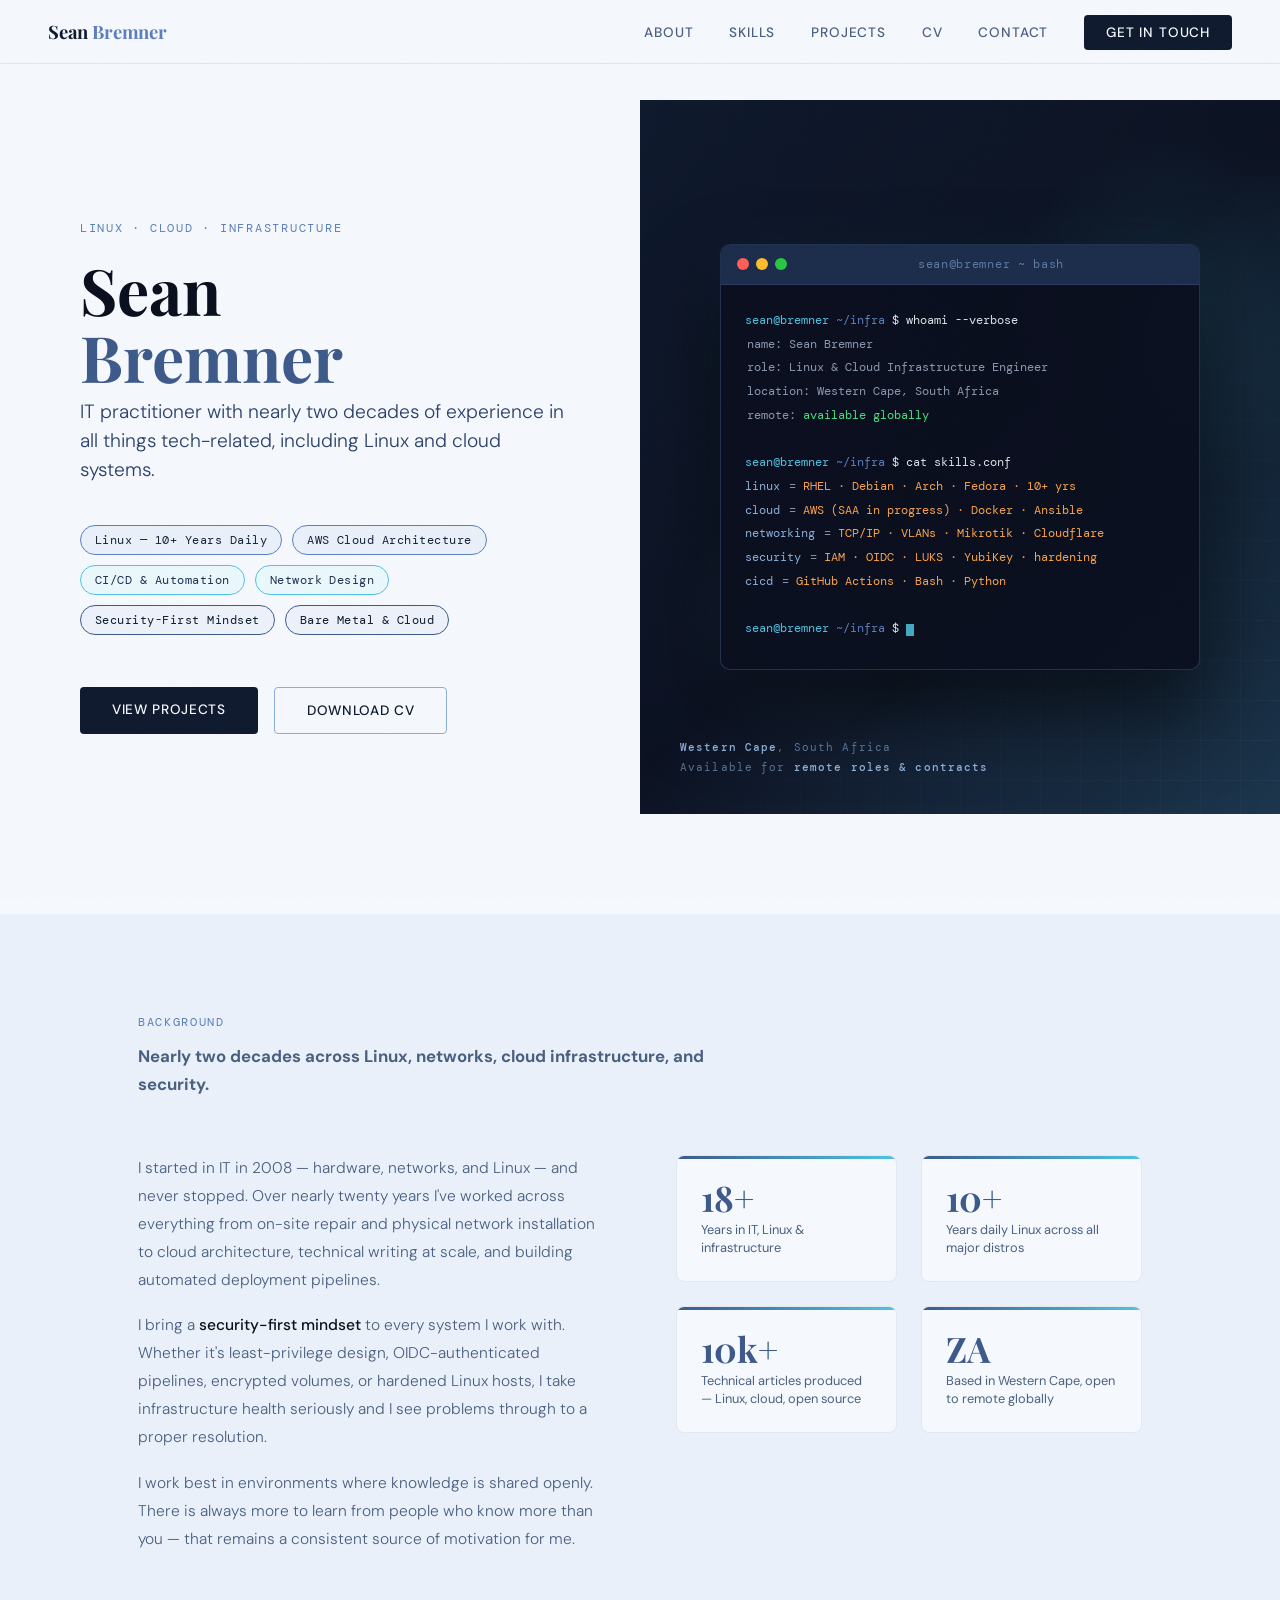
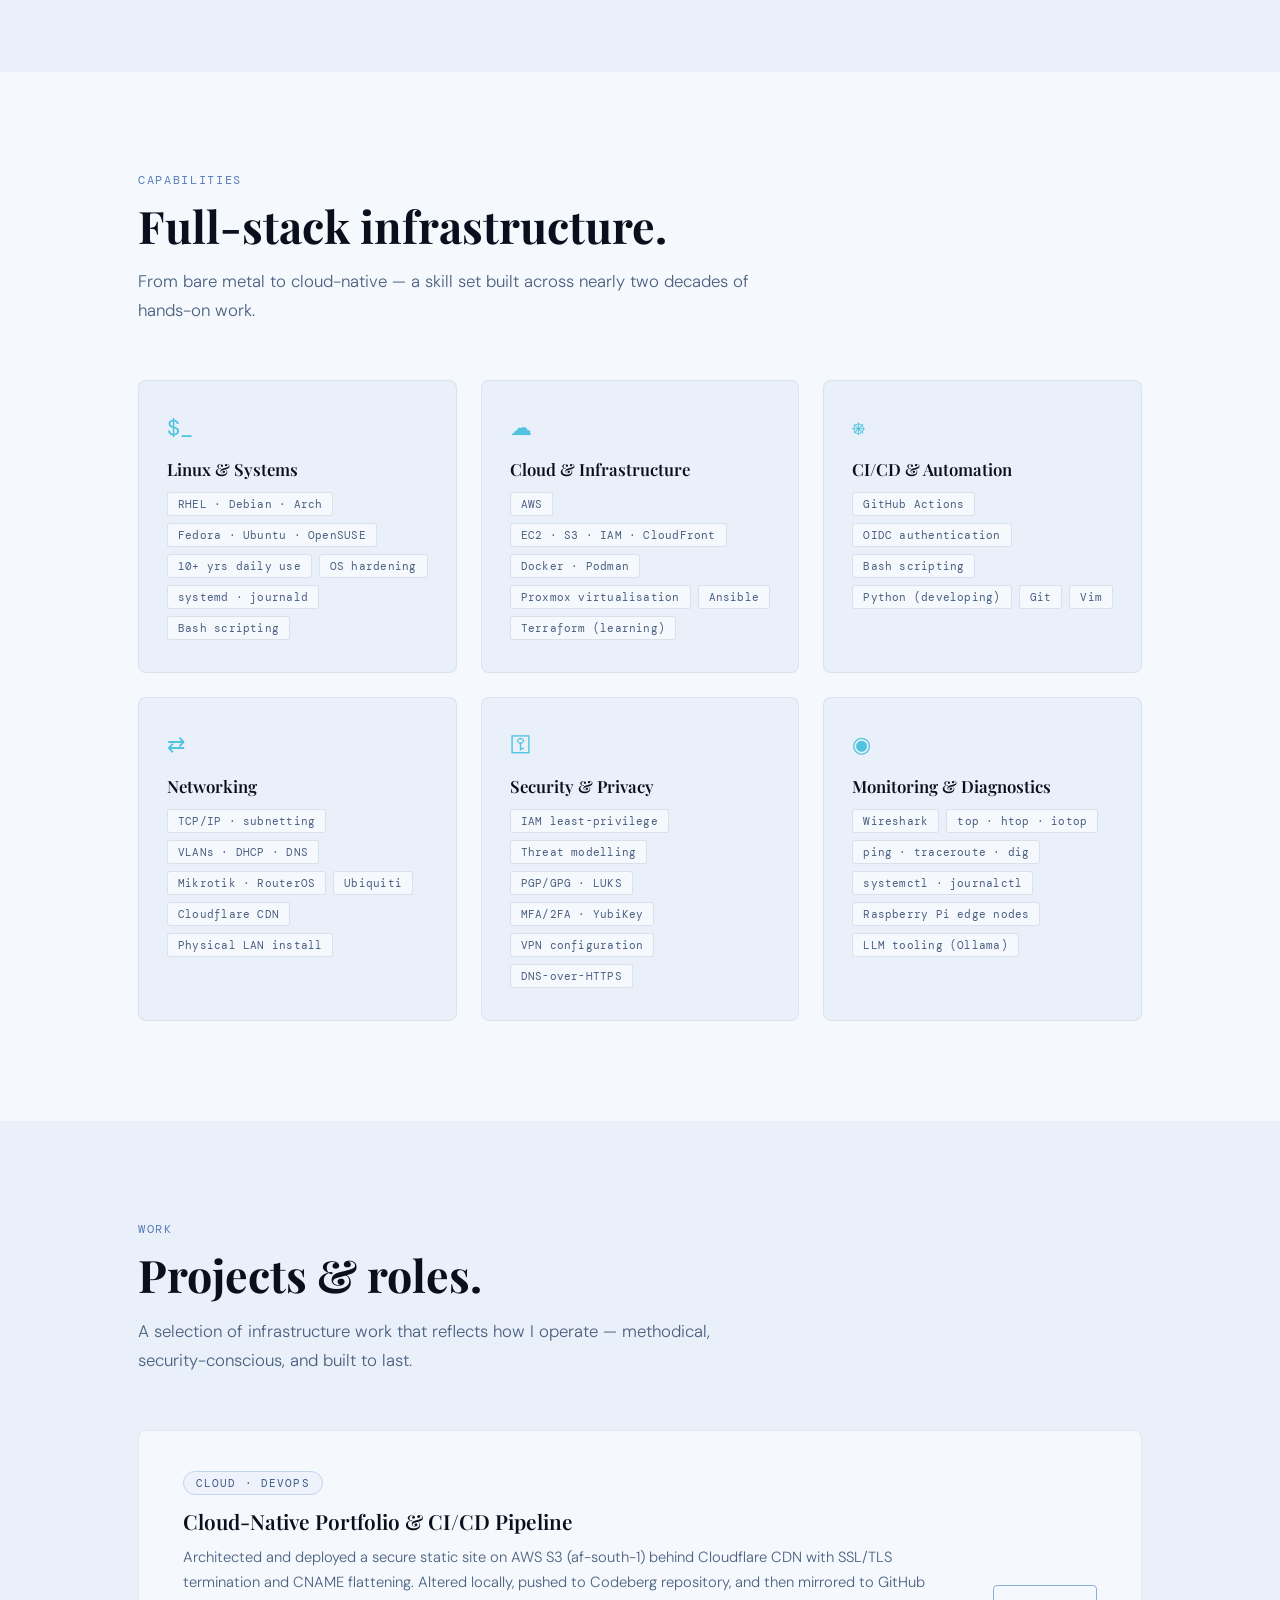
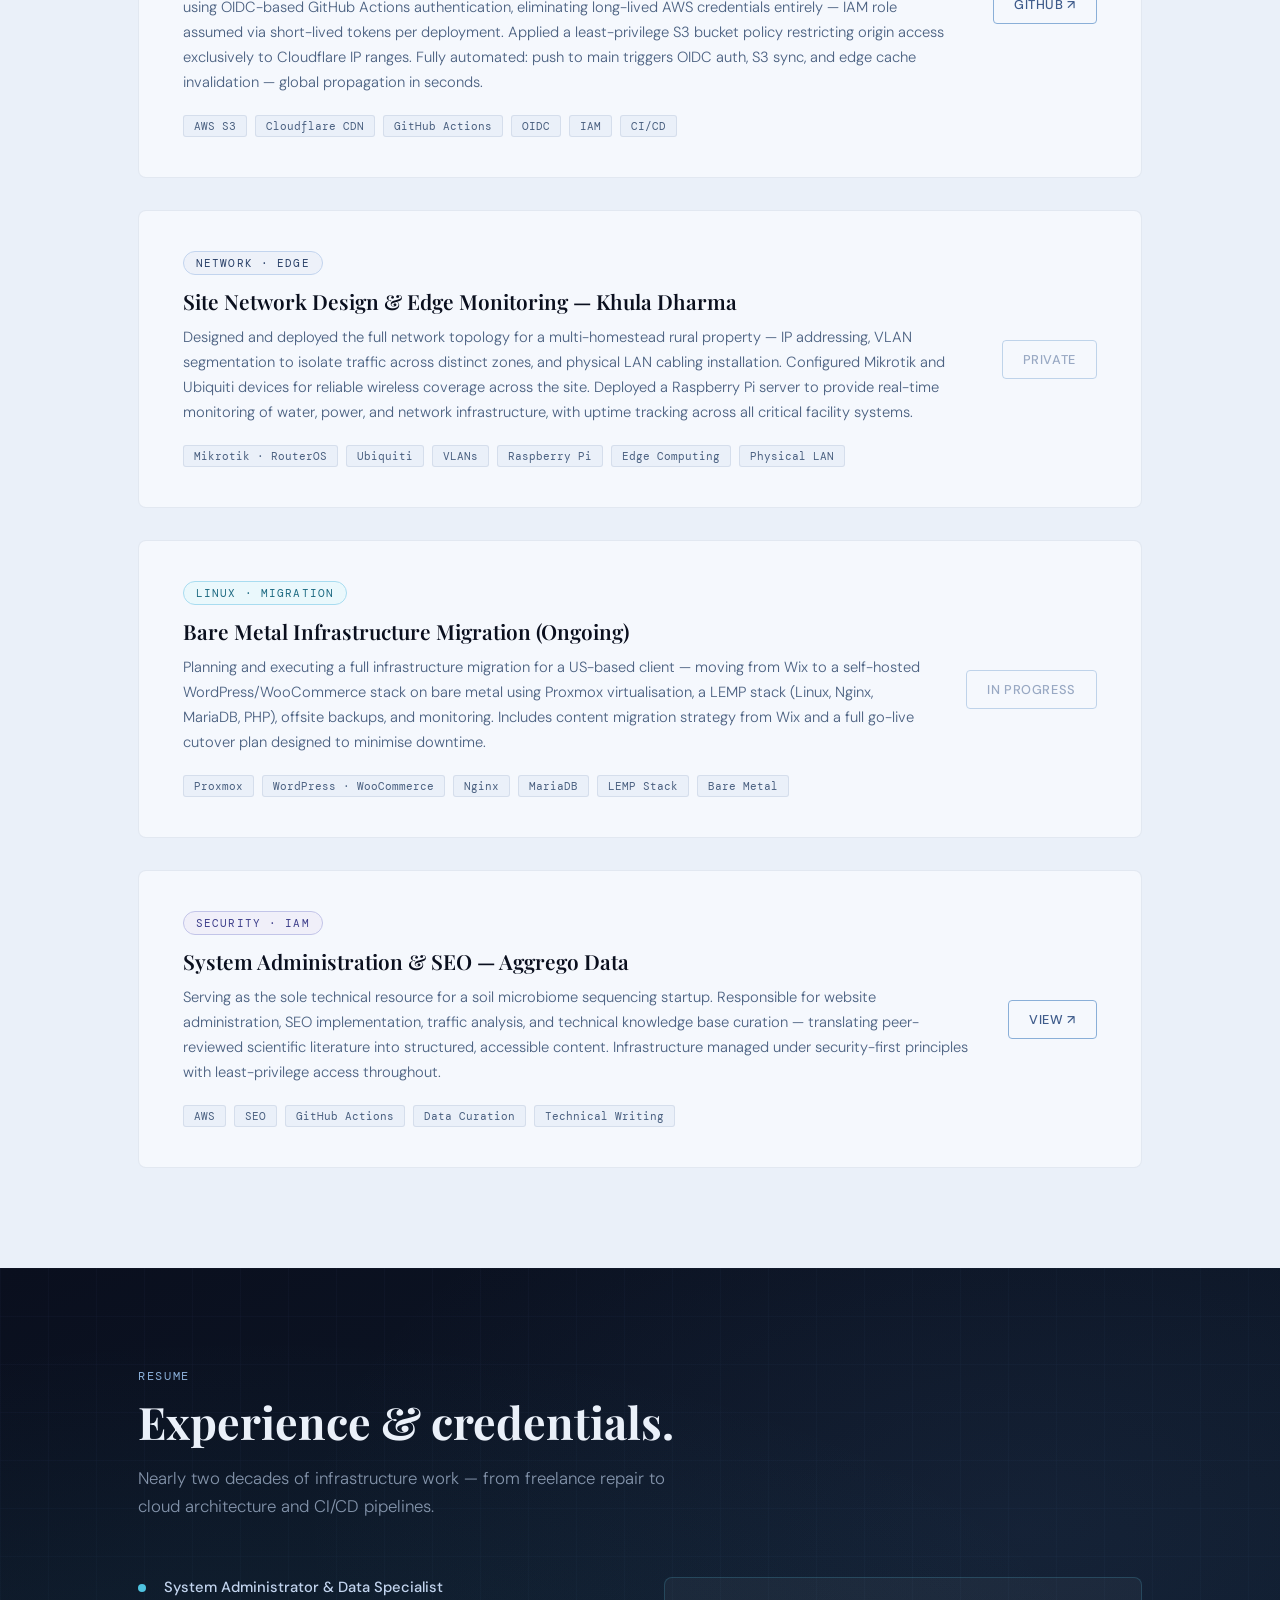
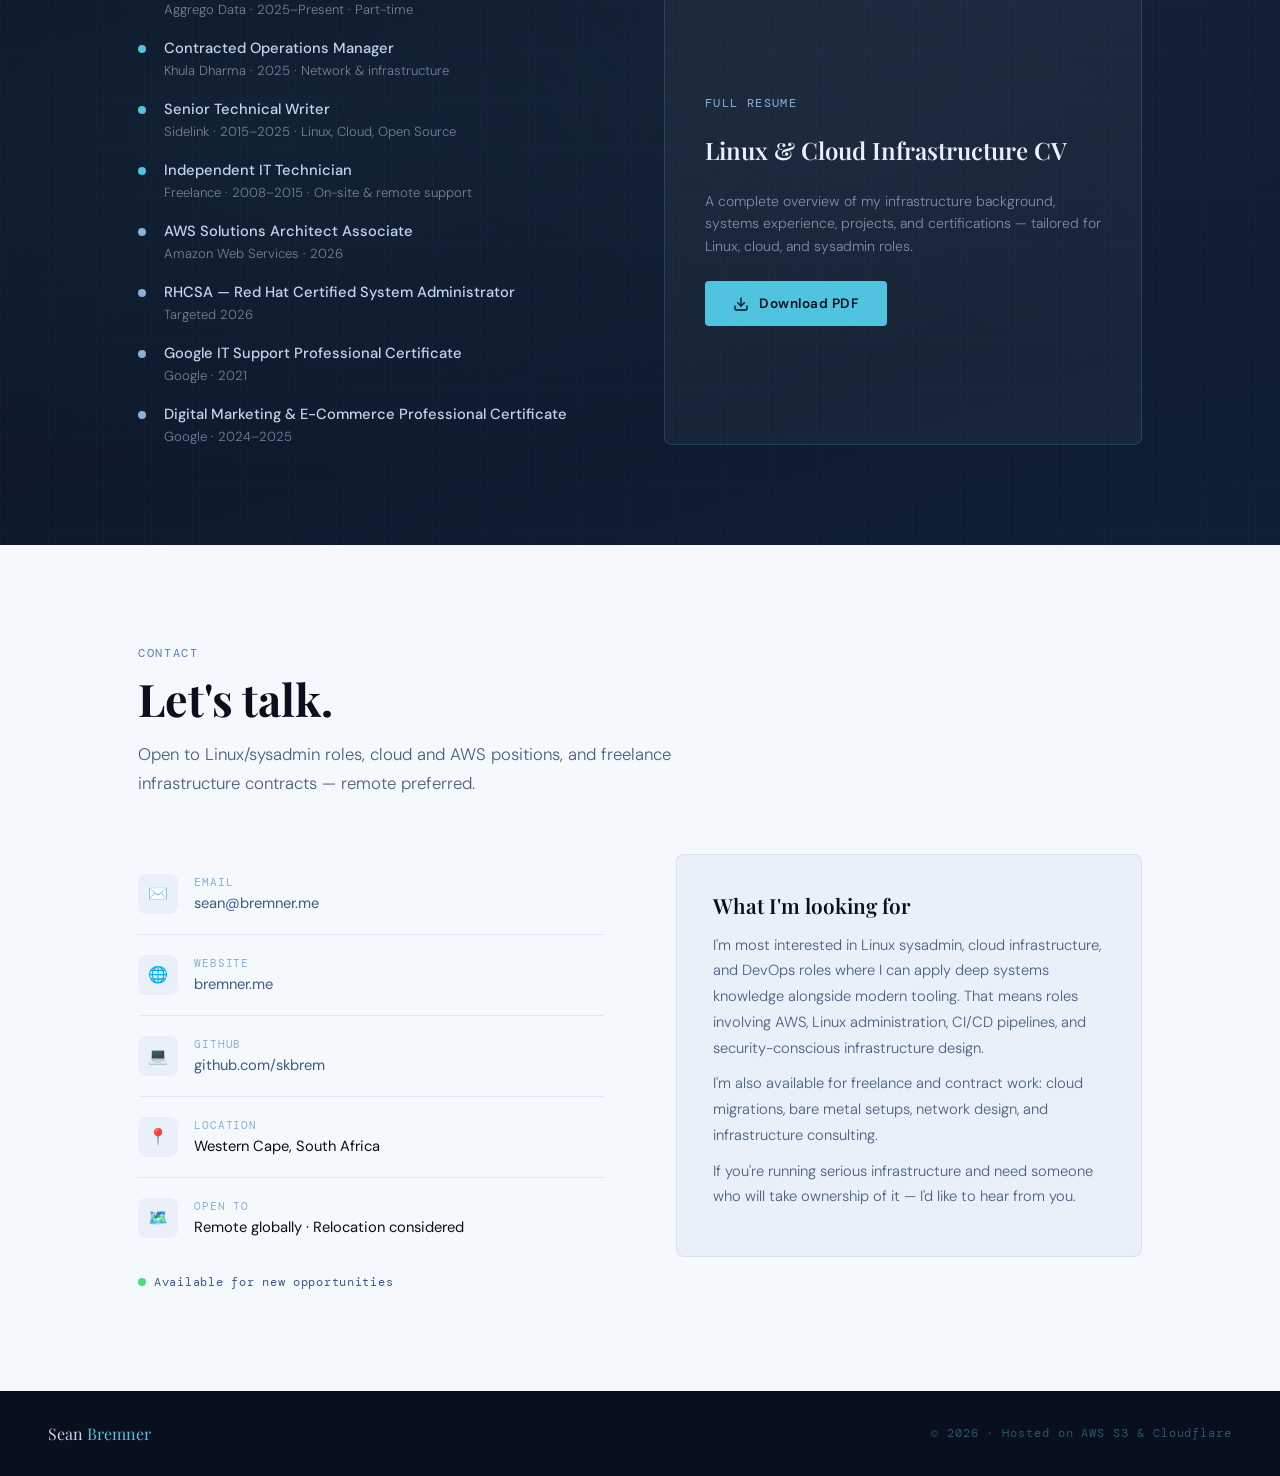
<file: it-index.html>
<!DOCTYPE html>
<html lang="en">
<head>
  <meta charset="UTF-8" />
  <meta name="viewport" content="width=device-width, initial-scale=1.0" />
  <title>Sean Bremner — Linux & Cloud Infrastructure</title>
  <link rel="preconnect" href="https://fonts.googleapis.com" />
  <link rel="icon" type="image/x-icon" href="/favicon.ico">
  <link rel="preconnect" href="https://fonts.gstatic.com" crossorigin />
  <link href="https://fonts.googleapis.com/css2?family=Playfair+Display:wght@400;600;700&family=DM+Sans:wght@300;400;500&family=DM+Mono:wght@400;500&display=swap" rel="stylesheet" />
  <style>
    :root {
      --abyss:   #0A0F1E;
      --navy:    #0F1A2E;
      --deep:    #152238;
      --slate:   #1E3050;
      --steel:   #2A4068;
      --horizon: #3D5A8A;
      --sky:     #5B7FBB;
      --ice:     #8AAFD8;
      --mist:    #C2D4EE;
      --fog:     #EAF0F9;
      --white:   #F5F8FD;
      --cyan:    #4FC3E0;
      --gold:    #E8B84B;
      --ink:     #0A0F1E;
      --mid:     #4A6080;
      --light:   #8AAFD8;
    }

    *, *::before, *::after { box-sizing: border-box; margin: 0; padding: 0; }
    html { scroll-behavior: smooth; }

    body {
      font-family: 'DM Sans', sans-serif;
      background: var(--white);
      color: var(--ink);
      overflow-x: hidden;
    }

    /* ─── NOISE TEXTURE OVERLAY ─── */
    body::before {
      content: '';
      position: fixed;
      inset: 0;
      pointer-events: none;
      z-index: 9999;
      opacity: 0.02;
      background-image: url("data:image/svg+xml,%3Csvg viewBox='0 0 256 256' xmlns='http://www.w3.org/2000/svg'%3E%3Cfilter id='noise'%3E%3CfeTurbulence type='fractalNoise' baseFrequency='0.9' numOctaves='4' stitchTiles='stitch'/%3E%3C/filter%3E%3Crect width='100%25' height='100%25' filter='url(%23noise)'/%3E%3C/svg%3E");
      background-size: 200px 200px;
    }

    /* ─── NAV ─── */
    nav {
      position: fixed;
      top: 0; left: 0; right: 0;
      z-index: 100;
      padding: 0 48px;
      height: 64px;
      display: flex;
      align-items: center;
      justify-content: space-between;
      background: rgba(245, 248, 253, 0.88);
      backdrop-filter: blur(12px);
      border-bottom: 1px solid rgba(61, 90, 138, 0.12);
      transition: box-shadow 0.3s;
    }
    nav.scrolled { box-shadow: 0 2px 24px rgba(10, 15, 30, 0.1); }

    .nav-logo {
      font-family: 'Playfair Display', serif;
      font-size: 1.15rem;
      font-weight: 700;
      color: var(--navy);
      text-decoration: none;
      letter-spacing: -0.01em;
    }
    .nav-logo span { color: var(--sky); }

    .nav-links {
      display: flex;
      gap: 36px;
      list-style: none;
    }
    .nav-links a {
      font-size: 0.85rem;
      font-weight: 500;
      letter-spacing: 0.06em;
      text-transform: uppercase;
      color: var(--mid);
      text-decoration: none;
      position: relative;
      transition: color 0.2s;
    }
    .nav-links a::after {
      content: '';
      position: absolute;
      bottom: -3px; left: 0;
      width: 0; height: 1.5px;
      background: var(--cyan);
      transition: width 0.25s ease;
    }
    .nav-links a:hover { color: var(--navy); }
    .nav-links a:hover::after { width: 100%; }

    .nav-cta {
      font-size: 0.82rem;
      font-weight: 500;
      letter-spacing: 0.05em;
      text-transform: uppercase;
      padding: 9px 22px;
      background: var(--navy);
      color: var(--white) !important;
      border-radius: 4px;
      text-decoration: none;
      transition: background 0.2s, transform 0.15s;
    }
    .nav-cta:hover { background: var(--abyss) !important; transform: translateY(-1px); }
    .nav-cta::after { display: none !important; }

    /* ─── HERO ─── */
    #hero {
      min-height: 100vh;
      display: grid;
      grid-template-columns: 1fr 1fr;
      position: relative;
      overflow: hidden;
    }

    .hero-left {
      display: flex;
      flex-direction: column;
      justify-content: center;
      padding: 120px 64px 80px 80px;
      position: relative;
      z-index: 2;
    }

    .hero-eyebrow {
      font-family: 'DM Mono', monospace;
      font-size: 0.78rem;
      letter-spacing: 0.14em;
      text-transform: uppercase;
      color: var(--sky);
      margin-bottom: 20px;
      opacity: 0;
      animation: fadeUp 0.7s ease 0.2s forwards;
    }

    .hero-name {
      font-family: 'Playfair Display', serif;
      font-size: clamp(3rem, 5vw, 4.8rem);
      font-weight: 700;
      line-height: 1.05;
      color: var(--abyss);
      margin-bottom: 8px;
      opacity: 0;
      animation: fadeUp 0.7s ease 0.4s forwards;
    }
    .hero-name em {
      font-style: normal;
      color: var(--horizon);
    }

    .hero-subtitle {
      font-family: 'DM Sans', sans-serif;
      font-size: clamp(1rem, 1.5vw, 1.2rem);
      font-weight: 300;
      color: var(--steel);
      line-height: 1.5;
      margin-bottom: 40px;
      opacity: 0;
      animation: fadeUp 0.7s ease 0.6s forwards;
    }

    .hero-tags {
      display: flex;
      flex-wrap: wrap;
      gap: 10px;
      margin-bottom: 52px;
      opacity: 0;
      animation: fadeUp 0.7s ease 0.8s forwards;
    }
    .hero-tag {
      font-family: 'DM Mono', monospace;
      font-size: 0.75rem;
      padding: 6px 14px;
      border-radius: 20px;
      border: 1px solid;
      letter-spacing: 0.04em;
    }
    .hero-tag.blue   { border-color: var(--sky);     color: var(--deep);   background: var(--fog); }
    .hero-tag.cyan   { border-color: var(--cyan);    color: var(--slate);  background: #EAF8FC; }
    .hero-tag.steel  { border-color: var(--horizon); color: var(--navy);   background: #EDF1F9; }

    .hero-actions {
      display: flex;
      gap: 16px;
      opacity: 0;
      animation: fadeUp 0.7s ease 1s forwards;
    }
    .btn-primary {
      padding: 14px 32px;
      background: var(--navy);
      color: var(--white);
      font-size: 0.85rem;
      font-weight: 500;
      letter-spacing: 0.05em;
      text-transform: uppercase;
      text-decoration: none;
      border-radius: 4px;
      transition: background 0.2s, transform 0.15s, box-shadow 0.2s;
    }
    .btn-primary:hover {
      background: var(--abyss);
      transform: translateY(-2px);
      box-shadow: 0 8px 24px rgba(10, 15, 30, 0.22);
    }
    .btn-secondary {
      padding: 14px 32px;
      background: transparent;
      color: var(--navy);
      font-size: 0.85rem;
      font-weight: 500;
      letter-spacing: 0.05em;
      text-transform: uppercase;
      text-decoration: none;
      border-radius: 4px;
      border: 1.5px solid var(--ice);
      transition: border-color 0.2s, color 0.2s, transform 0.15s;
    }
    .btn-secondary:hover {
      border-color: var(--navy);
      color: var(--abyss);
      transform: translateY(-2px);
    }

    /* ─── HERO RIGHT — TERMINAL ─── */
    .hero-right {
      position: relative;
      overflow: hidden;
    }
    .hero-right::before {
      content: '';
      position: absolute;
      inset: 0;
      background: linear-gradient(135deg,
        rgba(15, 26, 46, 0.92) 0%,
        rgba(10, 15, 30, 0.88) 50%,
        rgba(79, 195, 224, 0.12) 100%
      );
      z-index: 1;
    }
    .hero-bg {
      position: absolute;
      inset: 0;
      background:
        radial-gradient(ellipse at 30% 60%, rgba(91, 127, 187, 0.25) 0%, transparent 60%),
        radial-gradient(ellipse at 80% 20%, rgba(79, 195, 224, 0.15) 0%, transparent 50%),
        linear-gradient(160deg, #0A0F1E 0%, #0F1A2E 40%, #152238 100%);
    }

    /* Grid lines background */
    .hero-grid {
      position: absolute;
      inset: 0;
      z-index: 0;
      background-image:
        linear-gradient(rgba(91,127,187,0.07) 1px, transparent 1px),
        linear-gradient(90deg, rgba(91,127,187,0.07) 1px, transparent 1px);
      background-size: 40px 40px;
    }

    .hero-orb {
      position: absolute;
      border-radius: 50%;
      z-index: 1;
      pointer-events: none;
    }
    .hero-orb-1 {
      width: 360px; height: 360px;
      top: 5%; right: -80px;
      background: radial-gradient(circle, rgba(79, 195, 224, 0.1) 0%, transparent 70%);
      animation: float 10s ease-in-out infinite;
    }
    .hero-orb-2 {
      width: 240px; height: 240px;
      bottom: 10%; left: 5%;
      background: radial-gradient(circle, rgba(91, 127, 187, 0.15) 0%, transparent 70%);
      animation: float 14s ease-in-out 3s infinite reverse;
    }

    .hero-graphic {
      position: absolute;
      inset: 0;
      z-index: 2;
      display: flex;
      align-items: center;
      justify-content: center;
    }

    /* ─── TERMINAL WINDOW ─── */
    .terminal {
      width: 480px;
      max-width: 90%;
      background: rgba(10, 15, 30, 0.92);
      border: 1px solid rgba(91, 127, 187, 0.3);
      border-radius: 10px;
      box-shadow:
        0 40px 80px rgba(0,0,0,0.6),
        0 0 60px rgba(79, 195, 224, 0.06),
        inset 0 1px 0 rgba(255,255,255,0.05);
      overflow: hidden;
      font-family: 'DM Mono', monospace;
    }
    .terminal-bar {
      background: rgba(30, 48, 80, 0.9);
      padding: 12px 16px;
      display: flex;
      align-items: center;
      gap: 12px;
      border-bottom: 1px solid rgba(91, 127, 187, 0.2);
    }
    .terminal-dots {
      display: flex;
      gap: 7px;
    }
    .terminal-dot {
      width: 12px; height: 12px;
      border-radius: 50%;
    }
    .terminal-dot:nth-child(1) { background: #FF5F57; }
    .terminal-dot:nth-child(2) { background: #FFBD2E; }
    .terminal-dot:nth-child(3) { background: #28C840; }
    .terminal-title {
      font-family: 'DM Mono', monospace;
      font-size: 0.72rem;
      color: rgba(139, 175, 216, 0.6);
      letter-spacing: 0.06em;
      flex: 1;
      text-align: center;
    }
    .terminal-body {
      padding: 24px 24px 28px;
      font-size: 0.78rem;
      line-height: 1.9;
      color: rgba(194, 212, 238, 0.85);
      min-height: 280px;
    }
    .t-prompt {
      color: var(--cyan);
    }
    .t-path {
      color: var(--sky);
    }
    .t-cmd {
      color: rgba(245, 248, 253, 0.9);
    }
    .t-comment {
      color: rgba(91, 127, 187, 0.65);
      font-style: italic;
    }
    .t-output {
      color: rgba(194, 212, 238, 0.7);
      padding-left: 2px;
    }
    .t-success {
      color: #4ADE80;
    }
    .t-key {
      color: var(--ice);
    }
    .t-val {
      color: #F9A34A;
    }
    .t-cursor {
      display: inline-block;
      width: 8px;
      height: 1em;
      background: var(--cyan);
      vertical-align: text-bottom;
      animation: blink 1.1s step-end infinite;
      opacity: 0.85;
    }
    .t-line { display: block; }

    .hero-caption {
      position: absolute;
      bottom: 40px;
      left: 0; right: 0;
      z-index: 3;
      padding: 0 40px;
      display: flex;
      flex-direction: column;
      gap: 6px;
    }
    .hero-caption-line {
      font-family: 'DM Mono', monospace;
      font-size: 0.7rem;
      letter-spacing: 0.1em;
      color: rgba(139, 175, 216, 0.6);
    }
    .hero-caption-line strong {
      color: rgba(139, 175, 216, 1);
      font-weight: 500;
    }

    /* ─── SECTIONS ─── */
    section { padding: 100px 0; }
    .container {
      max-width: 1100px;
      margin: 0 auto;
      padding: 0 48px;
    }

    .section-label {
      font-family: 'DM Mono', monospace;
      font-size: 0.75rem;
      letter-spacing: 0.14em;
      text-transform: uppercase;
      color: var(--sky);
      margin-bottom: 12px;
    }
    .section-title {
      font-family: 'Playfair Display', serif;
      font-size: clamp(2rem, 3.5vw, 2.8rem);
      font-weight: 700;
      color: var(--abyss);
      line-height: 1.15;
      margin-bottom: 16px;
    }
    .section-lead {
      font-size: 1.05rem;
      font-weight: 300;
      color: var(--mid);
      line-height: 1.7;
      max-width: 620px;
    }

    /* ─── ABOUT ─── */
    #about { background: var(--fog); }

    .about-grid {
      display: grid;
      grid-template-columns: 1fr 1fr;
      gap: 72px;
      align-items: start;
      margin-top: 56px;
    }

    .about-text p {
      font-size: 0.97rem;
      font-weight: 300;
      color: var(--mid);
      line-height: 1.8;
      margin-bottom: 18px;
    }
    .about-text p strong {
      color: var(--abyss);
      font-weight: 500;
    }

    .about-stats {
      display: grid;
      grid-template-columns: 1fr 1fr;
      gap: 24px;
    }
    .stat-card {
      background: var(--white);
      border: 1px solid rgba(61, 90, 138, 0.1);
      border-radius: 8px;
      padding: 24px;
      position: relative;
      overflow: hidden;
      transition: transform 0.2s, box-shadow 0.2s;
    }
    .stat-card::before {
      content: '';
      position: absolute;
      top: 0; left: 0; right: 0;
      height: 3px;
      background: linear-gradient(90deg, var(--horizon), var(--cyan));
    }
    .stat-card:hover {
      transform: translateY(-3px);
      box-shadow: 0 12px 32px rgba(10, 15, 30, 0.08);
    }
    .stat-number {
      font-family: 'Playfair Display', serif;
      font-size: 2.2rem;
      font-weight: 700;
      color: var(--horizon);
      line-height: 1;
      margin-bottom: 6px;
    }
    .stat-label {
      font-size: 0.8rem;
      font-weight: 400;
      color: var(--mid);
      line-height: 1.4;
    }

    /* ─── SKILLS ─── */
    #skills { background: var(--white); }

    .skills-grid {
      display: grid;
      grid-template-columns: repeat(3, 1fr);
      gap: 24px;
      margin-top: 56px;
    }
    .skill-card {
      background: var(--fog);
      border: 1px solid rgba(61, 90, 138, 0.09);
      border-radius: 8px;
      padding: 32px 28px;
      transition: transform 0.2s, box-shadow 0.2s, border-color 0.2s;
      position: relative;
      overflow: hidden;
    }
    .skill-card::after {
      content: '';
      position: absolute;
      bottom: 0; left: 0; right: 0;
      height: 0;
      background: linear-gradient(0deg, rgba(61,90,138,0.05), transparent);
      transition: height 0.3s;
    }
    .skill-card:hover {
      transform: translateY(-4px);
      box-shadow: 0 16px 40px rgba(10, 15, 30, 0.09);
      border-color: rgba(61, 90, 138, 0.22);
    }
    .skill-card:hover::after { height: 60px; }
    .skill-icon {
      font-size: 1.4rem;
      margin-bottom: 16px;
      display: block;
      font-family: 'DM Mono', monospace;
      color: var(--cyan);
      letter-spacing: -0.02em;
    }
    .skill-card-title {
      font-family: 'Playfair Display', serif;
      font-size: 1.05rem;
      font-weight: 600;
      color: var(--abyss);
      margin-bottom: 12px;
    }
    .skill-items {
      display: flex;
      flex-wrap: wrap;
      gap: 7px;
    }
    .skill-item {
      font-family: 'DM Mono', monospace;
      font-size: 0.7rem;
      padding: 4px 10px;
      background: var(--white);
      border: 1px solid rgba(61, 90, 138, 0.15);
      border-radius: 3px;
      color: var(--mid);
      letter-spacing: 0.02em;
    }

    /* ─── PROJECTS ─── */
    #projects { background: var(--fog); }

    .projects-list {
      display: flex;
      flex-direction: column;
      gap: 32px;
      margin-top: 56px;
    }
    .project-card {
      background: var(--white);
      border: 1px solid rgba(61, 90, 138, 0.1);
      border-radius: 8px;
      padding: 40px 44px;
      display: grid;
      grid-template-columns: 1fr auto;
      gap: 32px;
      align-items: start;
      transition: transform 0.2s, box-shadow 0.2s;
      position: relative;
      overflow: hidden;
    }
    .project-card::before {
      content: '';
      position: absolute;
      top: 0; left: 0;
      width: 4px; height: 100%;
      background: linear-gradient(180deg, var(--horizon), var(--cyan));
      opacity: 0;
      transition: opacity 0.25s;
    }
    .project-card:hover {
      transform: translateX(4px);
      box-shadow: 0 12px 40px rgba(10, 15, 30, 0.09);
    }
    .project-card:hover::before { opacity: 1; }
    .project-meta { display: flex; align-items: center; gap: 12px; margin-bottom: 12px; }
    .project-type {
      font-family: 'DM Mono', monospace;
      font-size: 0.7rem;
      letter-spacing: 0.1em;
      text-transform: uppercase;
      padding: 4px 12px;
      border-radius: 20px;
    }
    .type-cloud  { background: #EEF2FA; color: var(--horizon); border: 1px solid var(--mist); }
    .type-linux  { background: #EAF8FC; color: #1E6A82; border: 1px solid #A8DCF0; }
    .type-net    { background: #EDF1F9; color: var(--steel); border: 1px solid var(--mist); }
    .type-sec    { background: #F0EFF9; color: #3D3E8A; border: 1px solid #C2C4E8; }

    .project-title {
      font-family: 'Playfair Display', serif;
      font-size: 1.3rem;
      font-weight: 600;
      color: var(--abyss);
      margin-bottom: 10px;
    }
    .project-desc {
      font-size: 0.92rem;
      font-weight: 300;
      color: var(--mid);
      line-height: 1.7;
      margin-bottom: 20px;
    }
    .project-tags {
      display: flex;
      flex-wrap: wrap;
      gap: 8px;
    }
    .project-tag {
      font-family: 'DM Mono', monospace;
      font-size: 0.68rem;
      padding: 3px 10px;
      background: var(--fog);
      border: 1px solid rgba(61, 90, 138, 0.12);
      border-radius: 3px;
      color: var(--mid);
    }
    .project-link {
      display: inline-flex;
      align-items: center;
      gap: 6px;
      font-size: 0.8rem;
      font-weight: 500;
      letter-spacing: 0.05em;
      text-transform: uppercase;
      color: var(--horizon);
      text-decoration: none;
      padding: 10px 20px;
      border: 1.5px solid var(--ice);
      border-radius: 4px;
      white-space: nowrap;
      align-self: center;
      transition: background 0.2s, border-color 0.2s, color 0.2s;
    }
    .project-link:hover {
      background: var(--navy);
      border-color: var(--navy);
      color: var(--white);
    }

    /* ─── CV ─── */
    #cv {
      background: linear-gradient(160deg, var(--abyss) 0%, #0D1828 50%, #0F2035 100%);
      position: relative;
      overflow: hidden;
    }
    #cv::before {
      content: '';
      position: absolute;
      inset: 0;
      background:
        radial-gradient(ellipse at 20% 50%, rgba(79, 195, 224, 0.07) 0%, transparent 60%),
        radial-gradient(ellipse at 80% 30%, rgba(91, 127, 187, 0.1) 0%, transparent 50%);
    }
    /* Subtle grid on CV section */
    #cv::after {
      content: '';
      position: absolute;
      inset: 0;
      background-image:
        linear-gradient(rgba(91,127,187,0.04) 1px, transparent 1px),
        linear-gradient(90deg, rgba(91,127,187,0.04) 1px, transparent 1px);
      background-size: 48px 48px;
      pointer-events: none;
    }
    #cv .container { position: relative; z-index: 1; }
    #cv .section-label { color: var(--ice); }
    #cv .section-title { color: var(--fog); }
    #cv .section-lead { color: rgba(194, 212, 238, 0.65); max-width: 560px; }

    .cv-grid {
      display: grid;
      grid-template-columns: 1fr 1fr;
      gap: 48px;
      margin-top: 56px;
    }

    .cv-highlights {
      display: flex;
      flex-direction: column;
      gap: 20px;
    }
    .cv-item {
      display: flex;
      gap: 18px;
      align-items: flex-start;
    }
    .cv-dot {
      width: 8px; height: 8px;
      border-radius: 50%;
      background: var(--cyan);
      margin-top: 7px;
      flex-shrink: 0;
    }
    .cv-item-title {
      font-size: 0.92rem;
      font-weight: 500;
      color: var(--mist);
      margin-bottom: 4px;
    }
    .cv-item-sub {
      font-size: 0.82rem;
      font-weight: 300;
      color: rgba(194, 212, 238, 0.55);
    }

    .cv-download-box {
      background: rgba(255, 255, 255, 0.04);
      border: 1px solid rgba(79, 195, 224, 0.2);
      border-radius: 8px;
      padding: 40px;
      display: flex;
      flex-direction: column;
      justify-content: center;
      align-items: flex-start;
      gap: 24px;
    }
    .cv-download-label {
      font-family: 'DM Mono', monospace;
      font-size: 0.72rem;
      letter-spacing: 0.12em;
      text-transform: uppercase;
      color: var(--ice);
    }
    .cv-download-title {
      font-family: 'Playfair Display', serif;
      font-size: 1.5rem;
      font-weight: 600;
      color: var(--fog);
      line-height: 1.3;
    }
    .cv-download-desc {
      font-size: 0.88rem;
      font-weight: 300;
      color: rgba(194, 212, 238, 0.6);
      line-height: 1.6;
    }
    .btn-download {
      display: inline-flex;
      align-items: center;
      gap: 10px;
      padding: 14px 28px;
      background: var(--cyan);
      color: var(--abyss);
      font-size: 0.85rem;
      font-weight: 600;
      letter-spacing: 0.04em;
      text-decoration: none;
      border-radius: 4px;
      transition: background 0.2s, transform 0.15s, box-shadow 0.2s;
    }
    .btn-download:hover {
      background: var(--ice);
      transform: translateY(-2px);
      box-shadow: 0 8px 24px rgba(0,0,0,0.3);
    }
    .btn-download svg {
      width: 16px; height: 16px;
      stroke: currentColor;
      fill: none;
      stroke-width: 2;
      stroke-linecap: round;
      stroke-linejoin: round;
    }

    /* ─── CONTACT ─── */
    #contact { background: var(--white); }

    .contact-grid {
      display: grid;
      grid-template-columns: 1fr 1fr;
      gap: 72px;
      margin-top: 56px;
      align-items: start;
    }
    .contact-item {
      display: flex;
      align-items: center;
      gap: 16px;
      padding: 20px 0;
      border-bottom: 1px solid rgba(61, 90, 138, 0.1);
    }
    .contact-icon {
      width: 40px; height: 40px;
      background: var(--fog);
      border-radius: 8px;
      display: flex;
      align-items: center;
      justify-content: center;
      font-size: 1rem;
      flex-shrink: 0;
    }
    .contact-label {
      font-family: 'DM Mono', monospace;
      font-size: 0.7rem;
      letter-spacing: 0.08em;
      text-transform: uppercase;
      color: var(--light);
      margin-bottom: 4px;
    }
    .contact-value {
      font-size: 0.92rem;
      font-weight: 400;
      color: var(--abyss);
    }
    .contact-value a {
      color: var(--horizon);
      text-decoration: none;
      transition: color 0.2s;
    }
    .contact-value a:hover { color: var(--navy); }

    .contact-note {
      background: var(--fog);
      border: 1px solid rgba(61, 90, 138, 0.1);
      border-radius: 8px;
      padding: 36px;
    }
    .contact-note-title {
      font-family: 'Playfair Display', serif;
      font-size: 1.3rem;
      font-weight: 600;
      color: var(--abyss);
      margin-bottom: 14px;
    }
    .contact-note p {
      font-size: 0.92rem;
      font-weight: 300;
      color: var(--mid);
      line-height: 1.75;
      margin-bottom: 10px;
    }
    .availability {
      display: inline-flex;
      align-items: center;
      gap: 8px;
      margin-top: 16px;
      font-family: 'DM Mono', monospace;
      font-size: 0.75rem;
      letter-spacing: 0.06em;
      color: var(--horizon);
    }
    .avail-dot {
      width: 8px; height: 8px;
      border-radius: 50%;
      background: #4ADE80;
      animation: pulse 2s ease-in-out infinite;
    }

    /* ─── FOOTER ─── */
    footer {
      background: var(--abyss);
      padding: 32px 48px;
      display: flex;
      align-items: center;
      justify-content: space-between;
    }
    .footer-left {
      font-family: 'Playfair Display', serif;
      font-size: 1rem;
      color: var(--mist);
    }
    .footer-left span { color: var(--cyan); }
    .footer-right {
      font-family: 'DM Mono', monospace;
      font-size: 0.72rem;
      letter-spacing: 0.08em;
      color: rgba(79, 195, 224, 0.4);
    }

    /* ─── ANIMATIONS ─── */
    @keyframes fadeUp {
      from { opacity: 0; transform: translateY(20px); }
      to   { opacity: 1; transform: translateY(0); }
    }
    @keyframes float {
      0%, 100% { transform: translateY(0) scale(1); }
      50%       { transform: translateY(-18px) scale(1.03); }
    }
    @keyframes blink {
      0%, 100% { opacity: 0.85; }
      50%       { opacity: 0; }
    }
    @keyframes pulse {
      0%, 100% { opacity: 1; transform: scale(1); }
      50%       { opacity: 0.6; transform: scale(1.3); }
    }
    @keyframes typeIn {
      from { opacity: 0; }
      to   { opacity: 1; }
    }

    /* Terminal line-by-line reveal */
    .t-line { opacity: 0; animation: typeIn 0.15s ease forwards; }
    .t-line:nth-child(1)  { animation-delay: 0.8s; }
    .t-line:nth-child(2)  { animation-delay: 1.3s; }
    .t-line:nth-child(3)  { animation-delay: 1.5s; }
    .t-line:nth-child(4)  { animation-delay: 1.7s; }
    .t-line:nth-child(5)  { animation-delay: 2.0s; }
    .t-line:nth-child(6)  { animation-delay: 2.2s; }
    .t-line:nth-child(7)  { animation-delay: 2.5s; }
    .t-line:nth-child(8)  { animation-delay: 2.7s; }
    .t-line:nth-child(9)  { animation-delay: 3.0s; }
    .t-line:nth-child(10) { animation-delay: 3.2s; }
    .t-line:nth-child(11) { animation-delay: 3.5s; }
    .t-line:nth-child(12) { animation-delay: 3.7s; }
    .t-line:nth-child(13) { animation-delay: 3.9s; }
    .t-line:nth-child(14) { animation-delay: 4.1s; }
    .t-line:nth-child(15) { animation-delay: 4.3s; }

    /* ─── SCROLL REVEAL ─── */
    .reveal {
      opacity: 0;
      transform: translateY(28px);
      transition: opacity 0.65s ease, transform 0.65s ease;
    }
    .reveal.visible {
      opacity: 1;
      transform: translateY(0);
    }

    /* ─── RESPONSIVE ─── */
    @media (max-width: 900px) {
      #hero { grid-template-columns: 1fr; }
      .hero-right { display: none; }
      .hero-left { padding: 100px 32px 60px; }
      .about-grid, .cv-grid, .contact-grid { grid-template-columns: 1fr; gap: 40px; }
      .skills-grid { grid-template-columns: 1fr 1fr; }
      nav { padding: 0 24px; }
      .nav-links { gap: 20px; }
      .container { padding: 0 24px; }
      .project-card { grid-template-columns: 1fr; }
    }
    @media (max-width: 600px) {
      .skills-grid { grid-template-columns: 1fr; }
      .about-stats { grid-template-columns: 1fr 1fr; }
      .nav-links { display: none; }
      footer { flex-direction: column; gap: 8px; text-align: center; }
    }
  </style>
</head>
<body>

  <!-- NAV -->
  <nav id="nav">
    <a href="#hero" class="nav-logo">Sean <span>Bremner</span></a>
    <ul class="nav-links">
      <li><a href="#about">About</a></li>
      <li><a href="#skills">Skills</a></li>
      <li><a href="#projects">Projects</a></li>
      <li><a href="#cv">CV</a></li>
      <li><a href="#contact">Contact</a></li>
      <li><a href="mailto:sean@bremner.me" class="nav-cta">Get in touch</a></li>
    </ul>
  </nav>

  <!-- HERO -->
  <section id="hero">
    <div class="hero-left">
      <p class="hero-eyebrow">Linux · Cloud · Infrastructure</p>
      <h1 class="hero-name">Sean<br /><em>Bremner</em></h1>
      <p class="hero-subtitle">
        IT practitioner with nearly two decades of experience in all things tech-related, including Linux and cloud systems.
      </p>
      <div class="hero-tags">
        <span class="hero-tag blue">Linux — 10+ Years Daily</span>
        <span class="hero-tag blue">AWS Cloud Architecture</span>
        <span class="hero-tag cyan">CI/CD & Automation</span>
        <span class="hero-tag cyan">Network Design</span>
        <span class="hero-tag steel">Security-First Mindset</span>
        <span class="hero-tag steel">Bare Metal & Cloud</span>
      </div>
      <div class="hero-actions">
        <a href="#projects" class="btn-primary">View Projects</a>
        <a href="#cv" class="btn-secondary">Download CV</a>
      </div>
    </div>

    <div class="hero-right">
      <div class="hero-bg"></div>
      <div class="hero-grid"></div>
      <div class="hero-orb hero-orb-1"></div>
      <div class="hero-orb hero-orb-2"></div>
      <div class="hero-graphic">
        <div class="terminal">
          <div class="terminal-bar">
            <div class="terminal-dots">
              <div class="terminal-dot"></div>
              <div class="terminal-dot"></div>
              <div class="terminal-dot"></div>
            </div>
            <div class="terminal-title">sean@bremner ~ bash</div>
          </div>
          <div class="terminal-body">
            <span class="t-line"><span class="t-prompt">sean@bremner</span><span class="t-path"> ~/infra</span> <span class="t-cmd">$ whoami --verbose</span></span>
            <span class="t-line"><span class="t-output">name:     Sean Bremner</span></span>
            <span class="t-line"><span class="t-output">role:     Linux & Cloud Infrastructure Engineer</span></span>
            <span class="t-line"><span class="t-output">location: Western Cape, South Africa</span></span>
            <span class="t-line"><span class="t-output">remote:   <span class="t-success">available globally</span></span></span>
            <span class="t-line">&nbsp;</span>
            <span class="t-line"><span class="t-prompt">sean@bremner</span><span class="t-path"> ~/infra</span> <span class="t-cmd">$ cat skills.conf</span></span>
            <span class="t-line"><span class="t-key">linux</span><span class="t-output">       = </span><span class="t-val">RHEL · Debian · Arch · Fedora · 10+ yrs</span></span>
            <span class="t-line"><span class="t-key">cloud</span><span class="t-output">       = </span><span class="t-val">AWS (SAA in progress) · Docker · Ansible</span></span>
            <span class="t-line"><span class="t-key">networking</span><span class="t-output">  = </span><span class="t-val">TCP/IP · VLANs · Mikrotik · Cloudflare</span></span>
            <span class="t-line"><span class="t-key">security</span><span class="t-output">    = </span><span class="t-val">IAM · OIDC · LUKS · YubiKey · hardening</span></span>
            <span class="t-line"><span class="t-key">cicd</span><span class="t-output">        = </span><span class="t-val">GitHub Actions · Bash · Python</span></span>
            <span class="t-line">&nbsp;</span>
            <span class="t-line"><span class="t-prompt">sean@bremner</span><span class="t-path"> ~/infra</span> <span class="t-cmd">$ <span class="t-cursor"></span></span></span>
          </div>
        </div>
      </div>
      <div class="hero-caption">
        <div class="hero-caption-line"><strong>Western Cape</strong>, South Africa</div>
        <div class="hero-caption-line">Available for <strong>remote roles & contracts</strong></div>
      </div>
    </div>
  </section>

  <!-- ABOUT -->
  <section id="about">
    <div class="container">
      <p class="section-label reveal">Background</p>
      <p class="section-lead reveal"><strong>Nearly two decades across Linux, networks, cloud infrastructure, and security.</strong></p>

      <div class="about-grid">
        <div class="about-text reveal">
          <p>I started in IT in 2008 — hardware, networks, and Linux — and never stopped. Over nearly twenty years I've worked across everything from on-site repair and physical network installation to cloud architecture, technical writing at scale, and building automated deployment pipelines.</p>
          <p>I bring a <strong>security-first mindset</strong> to every system I work with. Whether it's least-privilege design, OIDC-authenticated pipelines, encrypted volumes, or hardened Linux hosts, I take infrastructure health seriously and I see problems through to a proper resolution.</p>
          <p>I work best in environments where knowledge is shared openly. There is always more to learn from people who know more than you — that remains a consistent source of motivation for me.</p>
        </div>
        <div class="about-stats reveal">
          <div class="stat-card">
            <div class="stat-number">18+</div>
            <div class="stat-label">Years in IT, Linux & infrastructure</div>
          </div>
          <div class="stat-card">
            <div class="stat-number">10+</div>
            <div class="stat-label">Years daily Linux across all major distros</div>
          </div>
          <div class="stat-card">
            <div class="stat-number">10k+</div>
            <div class="stat-label">Technical articles produced — Linux, cloud, open source</div>
          </div>
          <div class="stat-card">
            <div class="stat-number">ZA</div>
            <div class="stat-label">Based in Western Cape, open to remote globally</div>
          </div>
        </div>
      </div>
    </div>
  </section>

  <!-- SKILLS -->
  <section id="skills">
    <div class="container">
      <p class="section-label reveal">Capabilities</p>
      <h2 class="section-title reveal">Full-stack infrastructure.</h2>
      <p class="section-lead reveal">From bare metal to cloud-native — a skill set built across nearly two decades of hands-on work.</p>

      <div class="skills-grid">
        <div class="skill-card reveal">
          <span class="skill-icon">$_</span>
          <div class="skill-card-title">Linux & Systems</div>
          <div class="skill-items">
            <span class="skill-item">RHEL · Debian · Arch</span>
            <span class="skill-item">Fedora · Ubuntu · OpenSUSE</span>
            <span class="skill-item">10+ yrs daily use</span>
            <span class="skill-item">OS hardening</span>
            <span class="skill-item">systemd · journald</span>
            <span class="skill-item">Bash scripting</span>
          </div>
        </div>
        <div class="skill-card reveal">
          <span class="skill-icon">☁</span>
          <div class="skill-card-title">Cloud & Infrastructure</div>
          <div class="skill-items">
            <span class="skill-item">AWS </span>
            <span class="skill-item">EC2 · S3 · IAM · CloudFront</span>
            <span class="skill-item">Docker · Podman</span>
            <span class="skill-item">Proxmox virtualisation</span>
            <span class="skill-item">Ansible</span>
            <span class="skill-item">Terraform (learning)</span>
          </div>
        </div>
        <div class="skill-card reveal">
          <span class="skill-icon">⎈</span>
          <div class="skill-card-title">CI/CD & Automation</div>
          <div class="skill-items">
            <span class="skill-item">GitHub Actions</span>
            <span class="skill-item">OIDC authentication</span>
            <span class="skill-item">Bash scripting</span>
            <span class="skill-item">Python (developing)</span>
            <span class="skill-item">Git</span>
            <span class="skill-item">Vim</span>
          </div>
        </div>
        <div class="skill-card reveal">
          <span class="skill-icon">⇄</span>
          <div class="skill-card-title">Networking</div>
          <div class="skill-items">
            <span class="skill-item">TCP/IP · subnetting</span>
            <span class="skill-item">VLANs · DHCP · DNS</span>
            <span class="skill-item">Mikrotik · RouterOS</span>
            <span class="skill-item">Ubiquiti</span>
            <span class="skill-item">Cloudflare CDN</span>
            <span class="skill-item">Physical LAN install</span>
          </div>
        </div>
        <div class="skill-card reveal">
          <span class="skill-icon">⚿</span>
          <div class="skill-card-title">Security & Privacy</div>
          <div class="skill-items">
            <span class="skill-item">IAM least-privilege</span>
            <span class="skill-item">Threat modelling</span>
            <span class="skill-item">PGP/GPG · LUKS</span>
            <span class="skill-item">MFA/2FA · YubiKey</span>
            <span class="skill-item">VPN configuration</span>
            <span class="skill-item">DNS-over-HTTPS</span>
          </div>
        </div>
        <div class="skill-card reveal">
          <span class="skill-icon">◉</span>
          <div class="skill-card-title">Monitoring & Diagnostics</div>
          <div class="skill-items">
            <span class="skill-item">Wireshark</span>
            <span class="skill-item">top · htop · iotop</span>
            <span class="skill-item">ping · traceroute · dig</span>
            <span class="skill-item">systemctl · journalctl</span>
            <span class="skill-item">Raspberry Pi edge nodes</span>
            <span class="skill-item">LLM tooling (Ollama)</span>
          </div>
        </div>
      </div>
    </div>
  </section>

  <!-- PROJECTS -->
  <section id="projects">
    <div class="container">
      <p class="section-label reveal">Work</p>
      <h2 class="section-title reveal">Projects & roles.</h2>
      <p class="section-lead reveal">A selection of infrastructure work that reflects how I operate — methodical, security-conscious, and built to last.</p>

      <div class="projects-list">

        <div class="project-card reveal">
          <div>
            <div class="project-meta">
              <span class="project-type type-cloud">Cloud · DevOps</span>
            </div>
            <div class="project-title">Cloud-Native Portfolio & CI/CD Pipeline</div>
            <p class="project-desc">Architected and deployed a secure static site on AWS S3 (af-south-1) behind Cloudflare CDN with SSL/TLS termination and CNAME flattening. Altered locally, pushed to Codeberg repository, and then mirrored to GitHub using OIDC-based GitHub Actions authentication, eliminating long-lived AWS credentials entirely — IAM role assumed via short-lived tokens per deployment. Applied a least-privilege S3 bucket policy restricting origin access exclusively to Cloudflare IP ranges. Fully automated: push to main triggers OIDC auth, S3 sync, and edge cache invalidation — global propagation in seconds.</p>
            <div class="project-tags">
              <span class="project-tag">AWS S3</span>
              <span class="project-tag">Cloudflare CDN</span>
              <span class="project-tag">GitHub Actions</span>
              <span class="project-tag">OIDC</span>
              <span class="project-tag">IAM</span>
              <span class="project-tag">CI/CD</span>
            </div>
          </div>
          <a href="https://github.com/skbrem/cloud-native-portfolio" target="_blank" class="project-link">GitHub ↗</a>
        </div>

        <div class="project-card reveal">
          <div>
            <div class="project-meta">
              <span class="project-type type-net">Network · Edge</span>
            </div>
            <div class="project-title">Site Network Design & Edge Monitoring — Khula Dharma</div>
            <p class="project-desc">Designed and deployed the full network topology for a multi-homestead rural property — IP addressing, VLAN segmentation to isolate traffic across distinct zones, and physical LAN cabling installation. Configured Mikrotik and Ubiquiti devices for reliable wireless coverage across the site. Deployed a Raspberry Pi server to provide real-time monitoring of water, power, and network infrastructure, with uptime tracking across all critical facility systems.</p>
            <div class="project-tags">
              <span class="project-tag">Mikrotik · RouterOS</span>
              <span class="project-tag">Ubiquiti</span>
              <span class="project-tag">VLANs</span>
              <span class="project-tag">Raspberry Pi</span>
              <span class="project-tag">Edge Computing</span>
              <span class="project-tag">Physical LAN</span>
            </div>
          </div>
          <span class="project-link" style="cursor:default;opacity:0.5;">Private</span>
        </div>

        <div class="project-card reveal">
          <div>
            <div class="project-meta">
              <span class="project-type type-linux">Linux · Migration</span>
            </div>
            <div class="project-title">Bare Metal Infrastructure Migration (Ongoing)</div>
            <p class="project-desc">Planning and executing a full infrastructure migration for a US-based client — moving from Wix to a self-hosted WordPress/WooCommerce stack on bare metal using Proxmox virtualisation, a LEMP stack (Linux, Nginx, MariaDB, PHP), offsite backups, and monitoring. Includes content migration strategy from Wix and a full go-live cutover plan designed to minimise downtime.</p>
            <div class="project-tags">
              <span class="project-tag">Proxmox</span>
              <span class="project-tag">WordPress · WooCommerce</span>
              <span class="project-tag">Nginx</span>
              <span class="project-tag">MariaDB</span>
              <span class="project-tag">LEMP Stack</span>
              <span class="project-tag">Bare Metal</span>
            </div>
          </div>
          <span class="project-link" style="cursor:default;opacity:0.5;">In Progress</span>
        </div>

        <div class="project-card reveal">
          <div>
            <div class="project-meta">
              <span class="project-type type-sec">Security · IAM</span>
            </div>
            <div class="project-title">System Administration & SEO — Aggrego Data</div>
            <p class="project-desc">Serving as the sole technical resource for a soil microbiome sequencing startup. Responsible for website administration, SEO implementation, traffic analysis, and technical knowledge base curation — translating peer-reviewed scientific literature into structured, accessible content. Infrastructure managed under security-first principles with least-privilege access throughout.</p>
            <div class="project-tags">
              <span class="project-tag">AWS</span>
              <span class="project-tag">SEO</span>
              <span class="project-tag">GitHub Actions</span>
              <span class="project-tag">Data Curation</span>
              <span class="project-tag">Technical Writing</span>
            </div>
          </div>
          <a href="https://aggregodata.com" target="_blank" class="project-link">View ↗</a>
        </div>

      </div>
    </div>
  </section>

  <!-- CV -->
  <section id="cv">
    <div class="container">
      <p class="section-label reveal">Resume</p>
      <h2 class="section-title reveal">Experience &amp; credentials.</h2>
      <p class="section-lead reveal">Nearly two decades of infrastructure work — from freelance repair to cloud architecture and CI/CD pipelines.</p>

      <div class="cv-grid">
        <div class="cv-highlights reveal">
          <div class="cv-item">
            <div class="cv-dot"></div>
            <div>
              <div class="cv-item-title">System Administrator & Data Specialist</div>
              <div class="cv-item-sub">Aggrego Data · 2025–Present · Part-time</div>
            </div>
          </div>
          <div class="cv-item">
            <div class="cv-dot"></div>
            <div>
              <div class="cv-item-title">Contracted Operations Manager</div>
              <div class="cv-item-sub">Khula Dharma · 2025 · Network & infrastructure</div>
            </div>
          </div>
          <div class="cv-item">
            <div class="cv-dot"></div>
            <div>
              <div class="cv-item-title">Senior Technical Writer</div>
              <div class="cv-item-sub">Sidelink · 2015–2025 · Linux, Cloud, Open Source</div>
            </div>
          </div>
          <div class="cv-item">
            <div class="cv-dot"></div>
            <div>
              <div class="cv-item-title">Independent IT Technician</div>
              <div class="cv-item-sub">Freelance · 2008–2015 · On-site & remote support</div>
            </div>
          </div>
          <div class="cv-item">
            <div class="cv-dot" style="background:var(--ice);"></div>
            <div>
              <div class="cv-item-title">AWS Solutions Architect Associate</div>
              <div class="cv-item-sub">Amazon Web Services · 2026</div>
            </div>
          </div>
          <div class="cv-item">
            <div class="cv-dot" style="background:var(--ice);"></div>
            <div>
              <div class="cv-item-title">RHCSA — Red Hat Certified System Administrator</div>
              <div class="cv-item-sub">Targeted 2026</div>
            </div>
          </div>
          <div class="cv-item">
            <div class="cv-dot" style="background:var(--ice);"></div>
            <div>
              <div class="cv-item-title">Google IT Support Professional Certificate</div>
              <div class="cv-item-sub">Google · 2021</div>
            </div>
          </div>
          <div class="cv-item">
            <div class="cv-dot" style="background:var(--ice);"></div>
            <div>
              <div class="cv-item-title">Digital Marketing & E-Commerce Professional Certificate</div>
              <div class="cv-item-sub">Google · 2024–2025</div>
            </div>
          </div>
        </div>

        <div class="cv-download-box reveal">
          <div class="cv-download-label">Full Resume</div>
          <div class="cv-download-title">Linux &amp; Cloud Infrastructure CV</div>
          <div class="cv-download-desc">
            A complete overview of my infrastructure background, systems experience, projects, and certifications — tailored for Linux, cloud, and sysadmin roles.
          </div>
          <a href="/sean-bremner.pdf" class="btn-download">
            <svg viewBox="0 0 24 24"><path d="M21 15v4a2 2 0 0 1-2 2H5a2 2 0 0 1-2-2v-4"/><polyline points="7 10 12 15 17 10"/><line x1="12" y1="15" x2="12" y2="3"/></svg>
            Download PDF
          </a>
        </div>
      </div>
    </div>
  </section>

  <!-- CONTACT -->
  <section id="contact">
    <div class="container">
      <p class="section-label reveal">Contact</p>
      <h2 class="section-title reveal">Let's talk.</h2>
      <p class="section-lead reveal">Open to Linux/sysadmin roles, cloud and AWS positions, and freelance infrastructure contracts — remote preferred.</p>

      <div class="contact-grid">
        <div class="reveal">
          <div class="contact-item">
            <div class="contact-icon">✉️</div>
            <div>
              <div class="contact-label">Email</div>
              <div class="contact-value"><a href="mailto:sean@bremner.me">sean@bremner.me</a></div>
            </div>
          </div>
          <div class="contact-item">
            <div class="contact-icon">🌐</div>
            <div>
              <div class="contact-label">Website</div>
              <div class="contact-value"><a href="https://bremner.me">bremner.me</a></div>
            </div>
          </div>
          <div class="contact-item">
            <div class="contact-icon">💻</div>
            <div>
              <div class="contact-label">GitHub</div>
              <div class="contact-value"><a href="https://github.com/skbrem" target="_blank">github.com/skbrem</a></div>
            </div>
          </div>
          <div class="contact-item">
            <div class="contact-icon">📍</div>
            <div>
              <div class="contact-label">Location</div>
              <div class="contact-value">Western Cape, South Africa</div>
            </div>
          </div>
          <div class="contact-item" style="border:none;">
            <div class="contact-icon">🗺️</div>
            <div>
              <div class="contact-label">Open to</div>
              <div class="contact-value">Remote globally · Relocation considered</div>
            </div>
          </div>
          <div class="availability">
            <div class="avail-dot"></div>
            Available for new opportunities
          </div>
        </div>

        <div class="contact-note reveal">
          <div class="contact-note-title">What I'm looking for</div>
          <p>I'm most interested in Linux sysadmin, cloud infrastructure, and DevOps roles where I can apply deep systems knowledge alongside modern tooling. That means roles involving AWS, Linux administration, CI/CD pipelines, and security-conscious infrastructure design.</p>
          <p>I'm also available for freelance and contract work: cloud migrations, bare metal setups, network design, and infrastructure consulting.</p>
          <p>If you're running serious infrastructure and need someone who will take ownership of it — I'd like to hear from you.</p>
        </div>
      </div>
    </div>
  </section>

  <!-- FOOTER -->
  <footer>
    <div class="footer-left">Sean <span>Bremner</span></div>
    <div class="footer-right">© 2026 · Hosted on AWS S3 & Cloudflare</div>
  </footer>

  <script>
    // Nav scroll effect
    const nav = document.getElementById('nav');
    window.addEventListener('scroll', () => {
      nav.classList.toggle('scrolled', window.scrollY > 20);
    });

    // Scroll reveal
    const reveals = document.querySelectorAll('.reveal');
    const observer = new IntersectionObserver((entries) => {
      entries.forEach((entry) => {
        if (entry.isIntersecting) {
          const siblings = [...entry.target.parentElement.querySelectorAll('.reveal:not(.visible)')];
          const delay = siblings.indexOf(entry.target) * 80;
          setTimeout(() => {
            entry.target.classList.add('visible');
          }, delay);
          observer.unobserve(entry.target);
        }
      });
    }, { threshold: 0.12 });
    reveals.forEach(el => observer.observe(el));
  </script>
</body>
</html>
</file>
